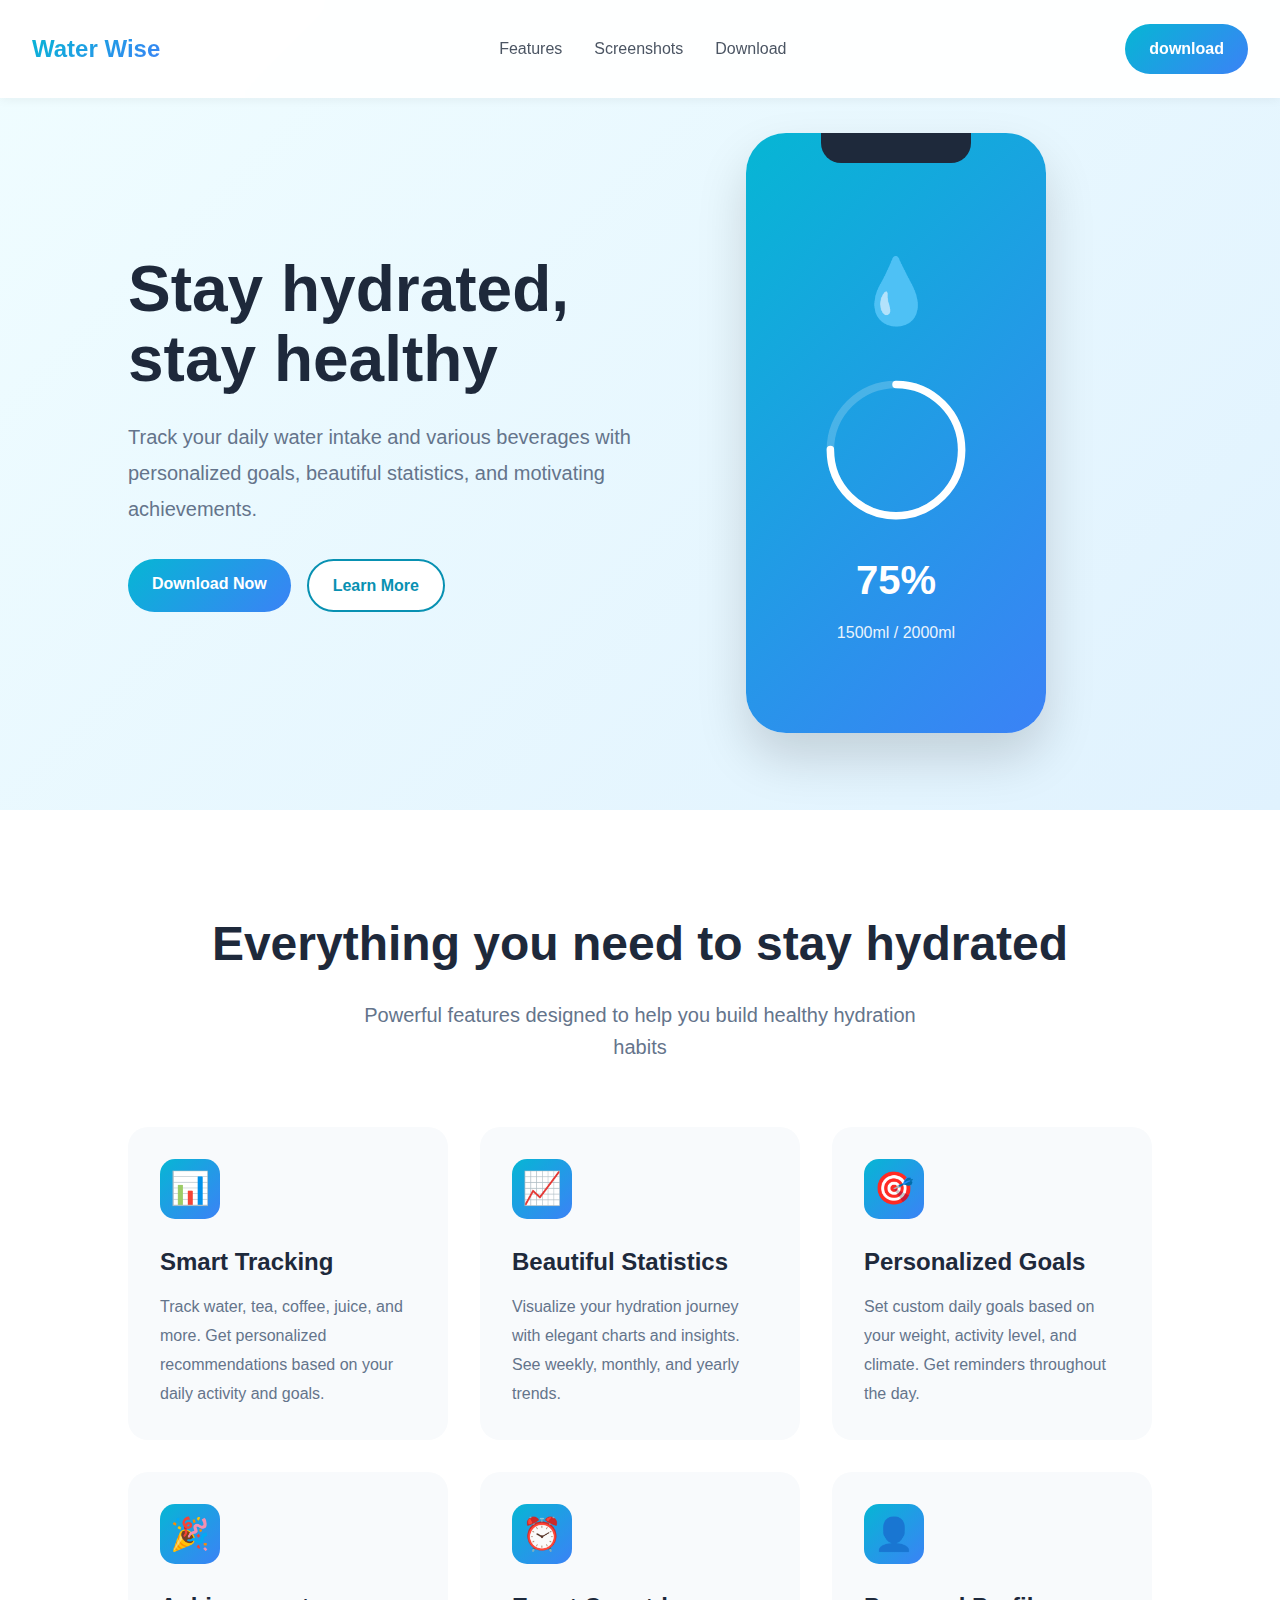
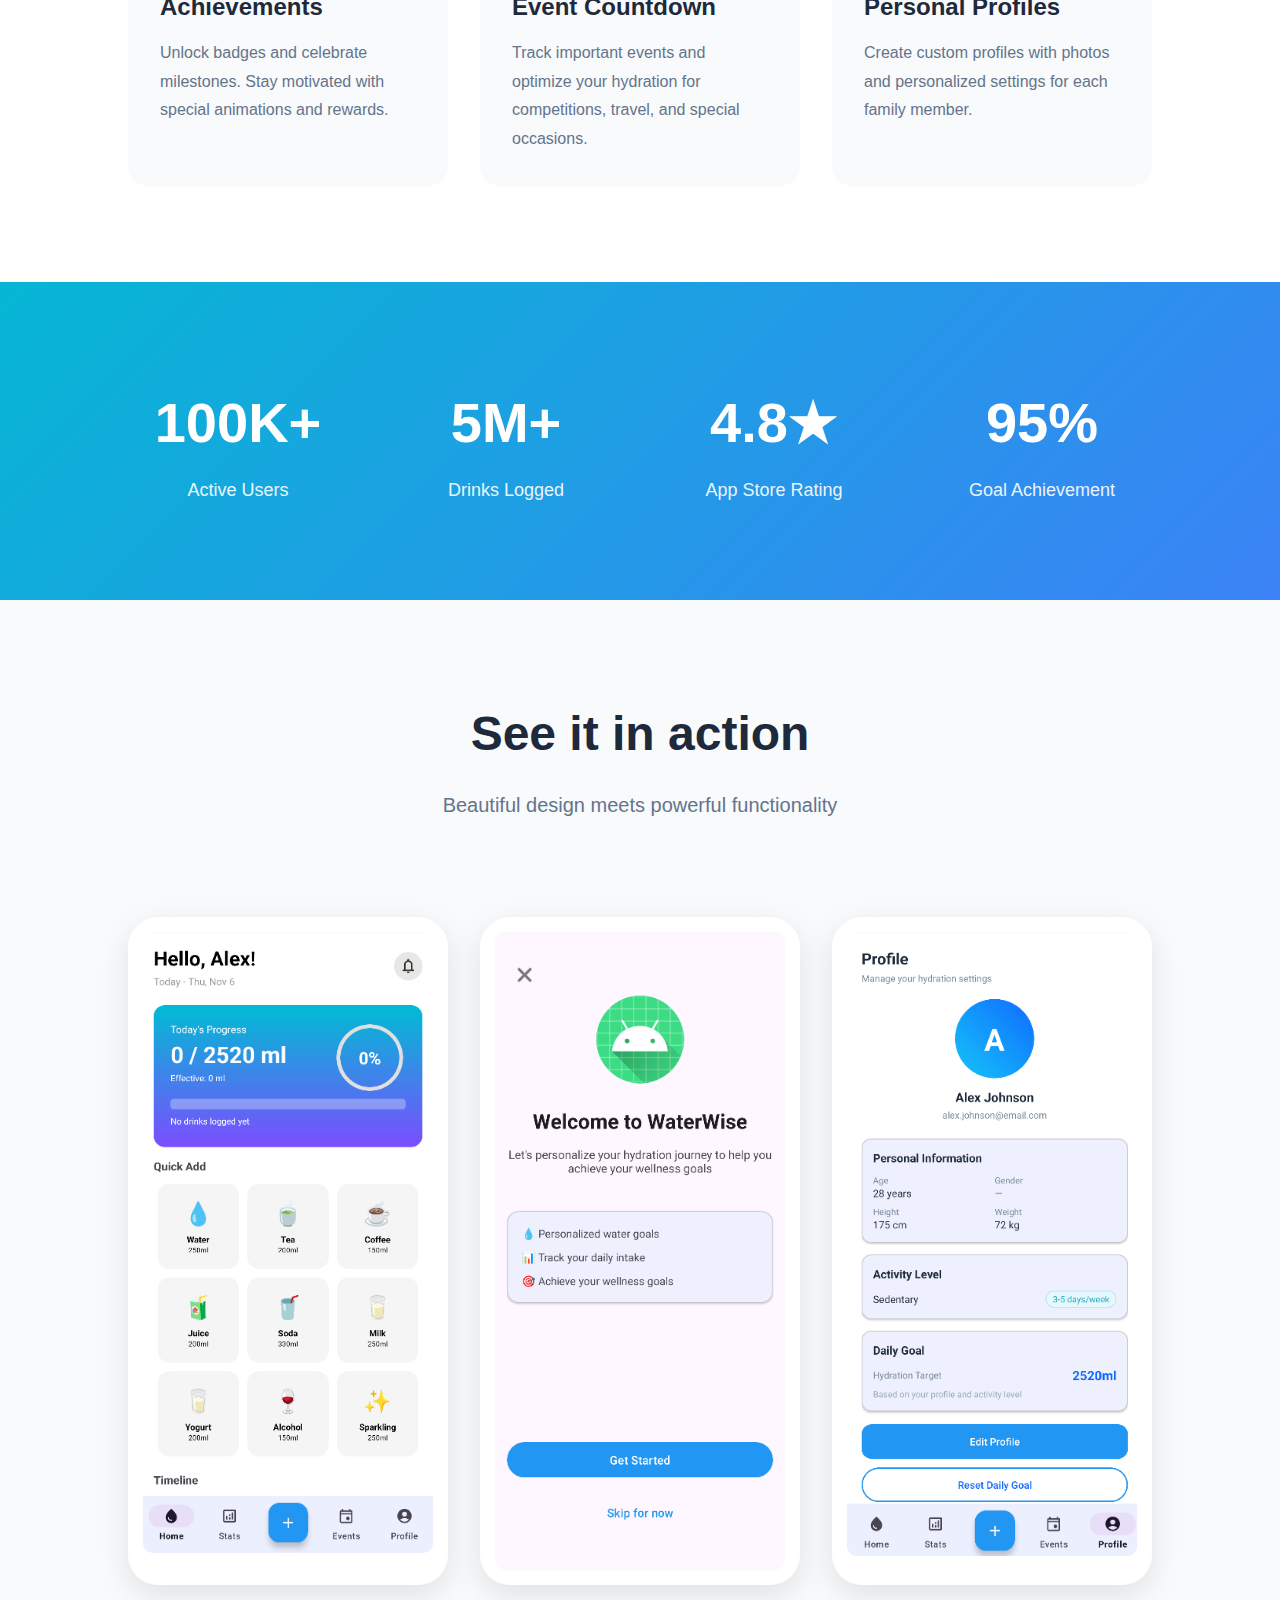
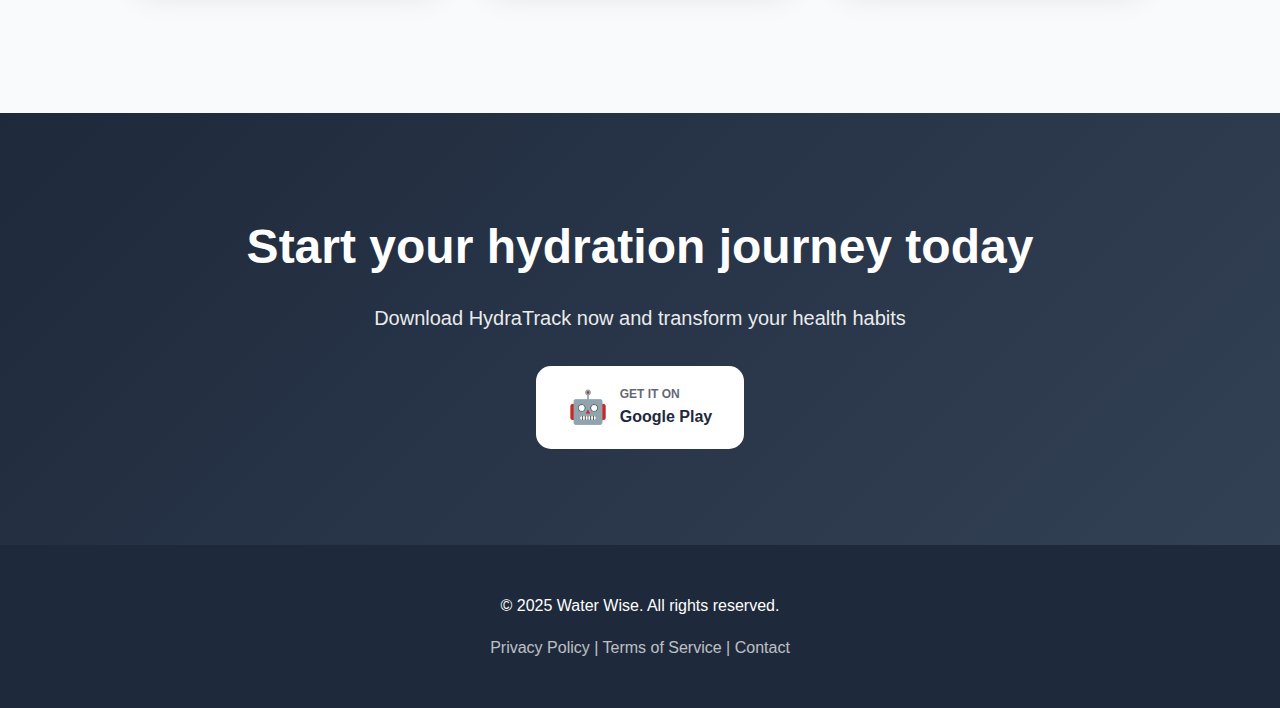
<file: docs/index.html>
<!DOCTYPE html>
<html lang="en">
<head>
    <meta charset="UTF-8">
    <meta name="viewport" content="width=device-width, initial-scale=1.0">
    <title>Water Wise - Stay Hydrated, Stay Healthy</title>
    <link rel="stylesheet" href="styles.css">
</head>
<body>
    <!-- Navigation -->
    <nav>
        <div class="logo">Water Wise</div>
        <ul class="nav-links">
            <li><a href="#features">Features</a></li>
            <li><a href="#screenshots">Screenshots</a></li>
            <li><a href="#download">Download</a></li>
        </ul>
        <button class="mobile-menu-button" id="mobileMenuBtn">☰</button>
        <a href="#download" class="cta-button">download</a>
    </nav>
    
    <!-- Mobile Menu Dropdown -->
    <div class="mobile-menu" id="mobileMenu">
        <ul class="mobile-menu-links">
            <li><a href="#features">Features</a></li>
            <li><a href="#screenshots">Screenshots</a></li>
            <li><a href="#download">Download</a></li>
        </ul>
    </div>

    <!-- Hero Section -->
    <section class="hero">
        <div class="hero-content">
            <h1 class="hero-title">Stay hydrated, stay healthy</h1>
            <p class="hero-subtitle">Track your daily water intake and various beverages with personalized goals, beautiful statistics, and motivating achievements.</p>
            <div class="hero-buttons">
                <a href="#download" class="cta-button">Download Now</a>
                <a href="#features" class="secondary-button">Learn More</a>
            </div>
        </div>
        <div class="hero-image">
            <div class="phone-mockup">
                <div class="phone-notch"></div>
                <div class="phone-screen">
                    <div class="screen-content">
                        <div class="water-icon">💧</div>
                        <svg class="progress-ring" viewBox="0 0 160 160">
                            <circle class="progress-ring-circle" cx="80" cy="80" r="70"></circle>
                            <circle class="progress-ring-circle-fill" cx="80" cy="80" r="70"></circle>
                        </svg>
                        <h2 style="font-size: 2.5rem; margin: 0;">75%</h2>
                        <p style="opacity: 0.9; margin-top: 0.5rem;">1500ml / 2000ml</p>
                    </div>
                </div>
            </div>
        </div>
    </section>

    <!-- Features Section -->
    <section id="features" class="features">
        <h2 class="section-title">Everything you need to stay hydrated</h2>
        <p class="section-subtitle">Powerful features designed to help you build healthy hydration habits</p>
        <div class="features-grid">
            <div class="feature-card">
                <div class="feature-icon">📊</div>
                <h3 class="feature-title">Smart Tracking</h3>
                <p class="feature-description">Track water, tea, coffee, juice, and more. Get personalized recommendations based on your daily activity and goals.</p>
            </div>
            <div class="feature-card">
                <div class="feature-icon">📈</div>
                <h3 class="feature-title">Beautiful Statistics</h3>
                <p class="feature-description">Visualize your hydration journey with elegant charts and insights. See weekly, monthly, and yearly trends.</p>
            </div>
            <div class="feature-card">
                <div class="feature-icon">🎯</div>
                <h3 class="feature-title">Personalized Goals</h3>
                <p class="feature-description">Set custom daily goals based on your weight, activity level, and climate. Get reminders throughout the day.</p>
            </div>
            <div class="feature-card">
                <div class="feature-icon">🎉</div>
                <h3 class="feature-title">Achievements</h3>
                <p class="feature-description">Unlock badges and celebrate milestones. Stay motivated with special animations and rewards.</p>
            </div>
            <div class="feature-card">
                <div class="feature-icon">⏰</div>
                <h3 class="feature-title">Event Countdown</h3>
                <p class="feature-description">Track important events and optimize your hydration for competitions, travel, and special occasions.</p>
            </div>
            <div class="feature-card">
                <div class="feature-icon">👤</div>
                <h3 class="feature-title">Personal Profiles</h3>
                <p class="feature-description">Create custom profiles with photos and personalized settings for each family member.</p>
            </div>
        </div>
    </section>

    <!-- Stats Section -->
    <section class="stats">
        <div class="stats-grid">
            <div class="stat-item">
                <div class="stat-number">100K+</div>
                <div class="stat-label">Active Users</div>
            </div>
            <div class="stat-item">
                <div class="stat-number">5M+</div>
                <div class="stat-label">Drinks Logged</div>
            </div>
            <div class="stat-item">
                <div class="stat-number">4.8★</div>
                <div class="stat-label">App Store Rating</div>
            </div>
            <div class="stat-item">
                <div class="stat-number">95%</div>
                <div class="stat-label">Goal Achievement</div>
            </div>
        </div>
    </section>

    <!-- Screenshots Section -->
    <section id="screenshots" class="screenshots">
        <h2 class="section-title">See it in action</h2>
        <p class="section-subtitle">Beautiful design meets powerful functionality</p>
        <div class="screenshots-carousel">
            <div class="screenshot-card">
                <img class="screenshot-image" src="img/home.PNG" alt="Home Screen">
            </div>
            <div class="screenshot-card">
                <img class="screenshot-image" src="img/login.PNG" alt="Statistics">
            </div>
            <div class="screenshot-card">
                <img class="screenshot-image" src="img/profile.PNG" alt="Add Drink">
            </div>
        </div>
    </section>

    <!-- CTA Section -->
    <section id="download" class="cta-section">
        <h2 class="cta-title">Start your hydration journey today</h2>
        <p class="cta-description">Download HydraTrack now and transform your health habits</p>
        <div class="download-buttons">
            <a href="download/sample.apk" class="download-button">
                <span style="font-size: 2rem;">🤖</span>
                <div style="text-align: left;">
                    <div style="font-size: 0.75rem; opacity: 0.7;">GET IT ON</div>
                    <div>Google Play</div>
                </div>
            </a>
        </div>
    </section>

    <!-- Footer -->
    <footer>
        <p>&copy; 2025 Water Wise. All rights reserved.</p>
        <p style="margin-top: 1rem; opacity: 0.7;">Privacy Policy | Terms of Service | Contact</p>
    </footer>

    <script src="script.js"></script>
</body>
</html>
</file>
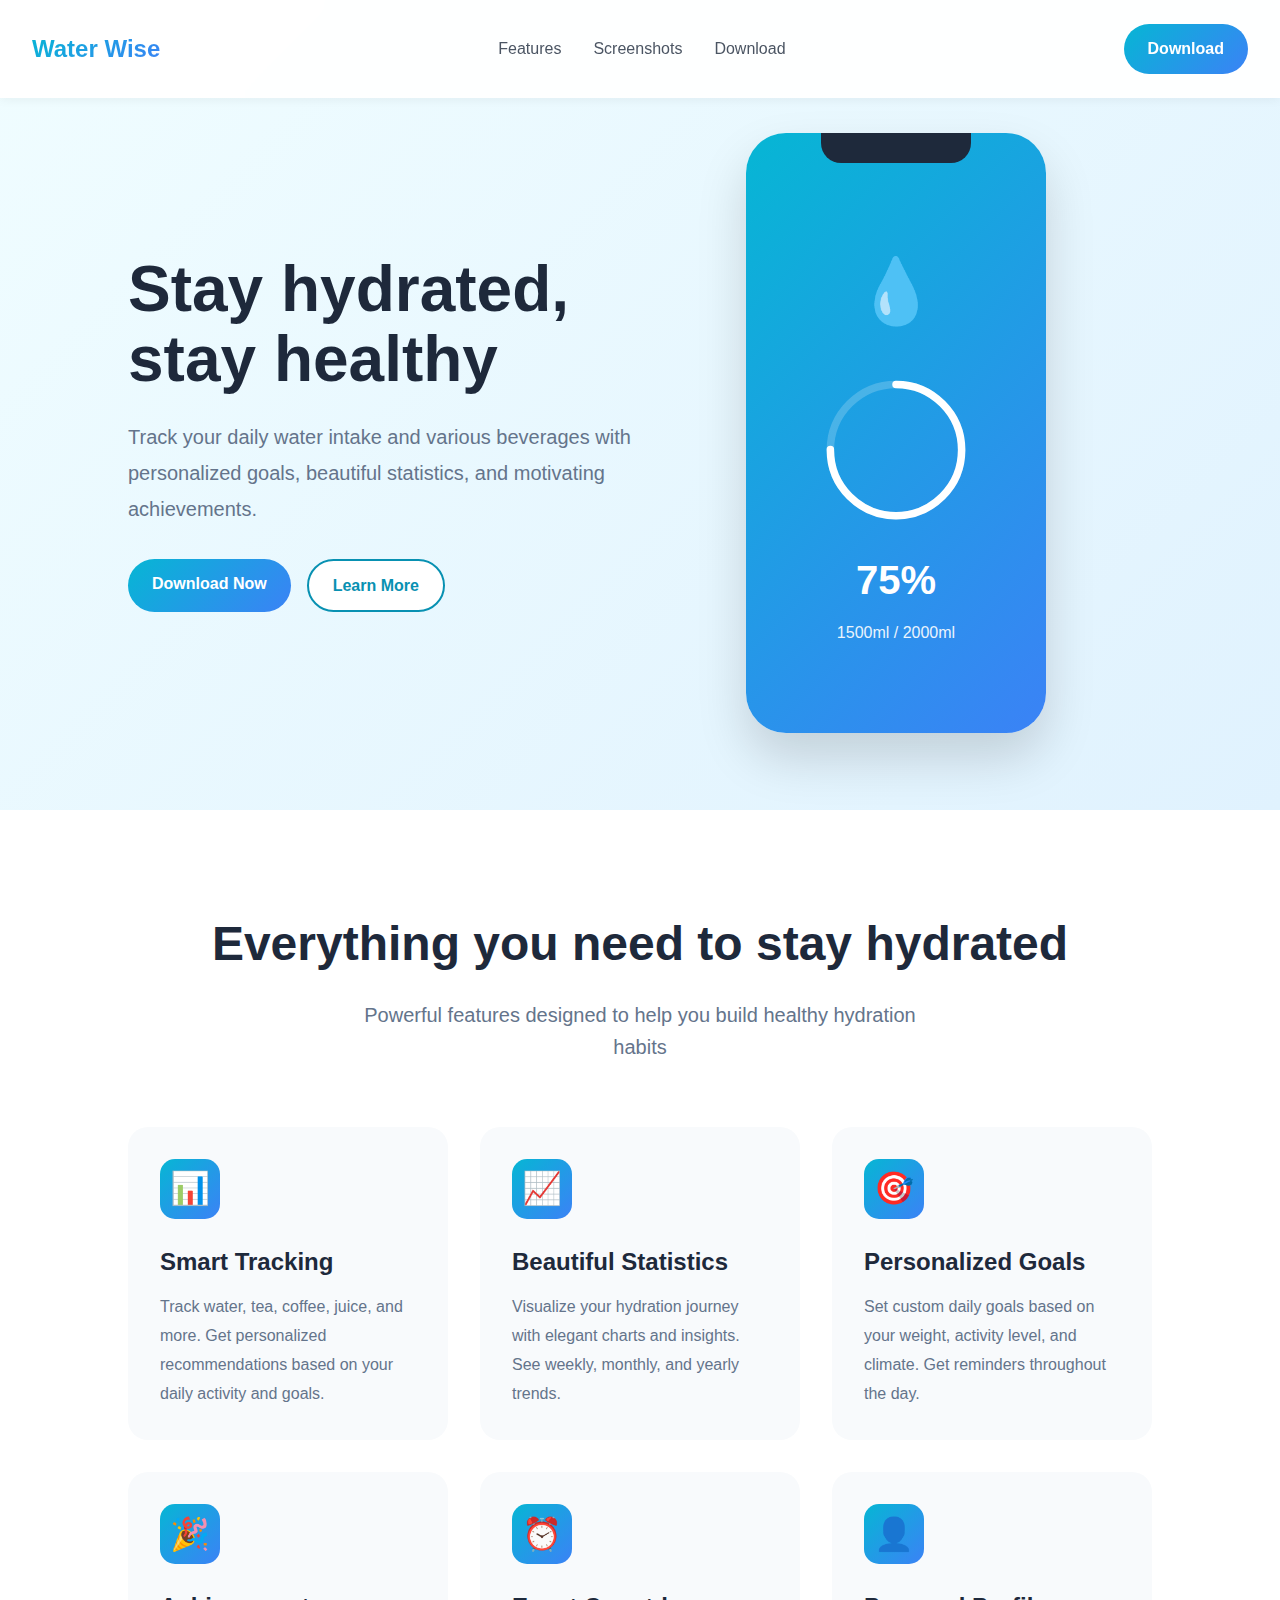
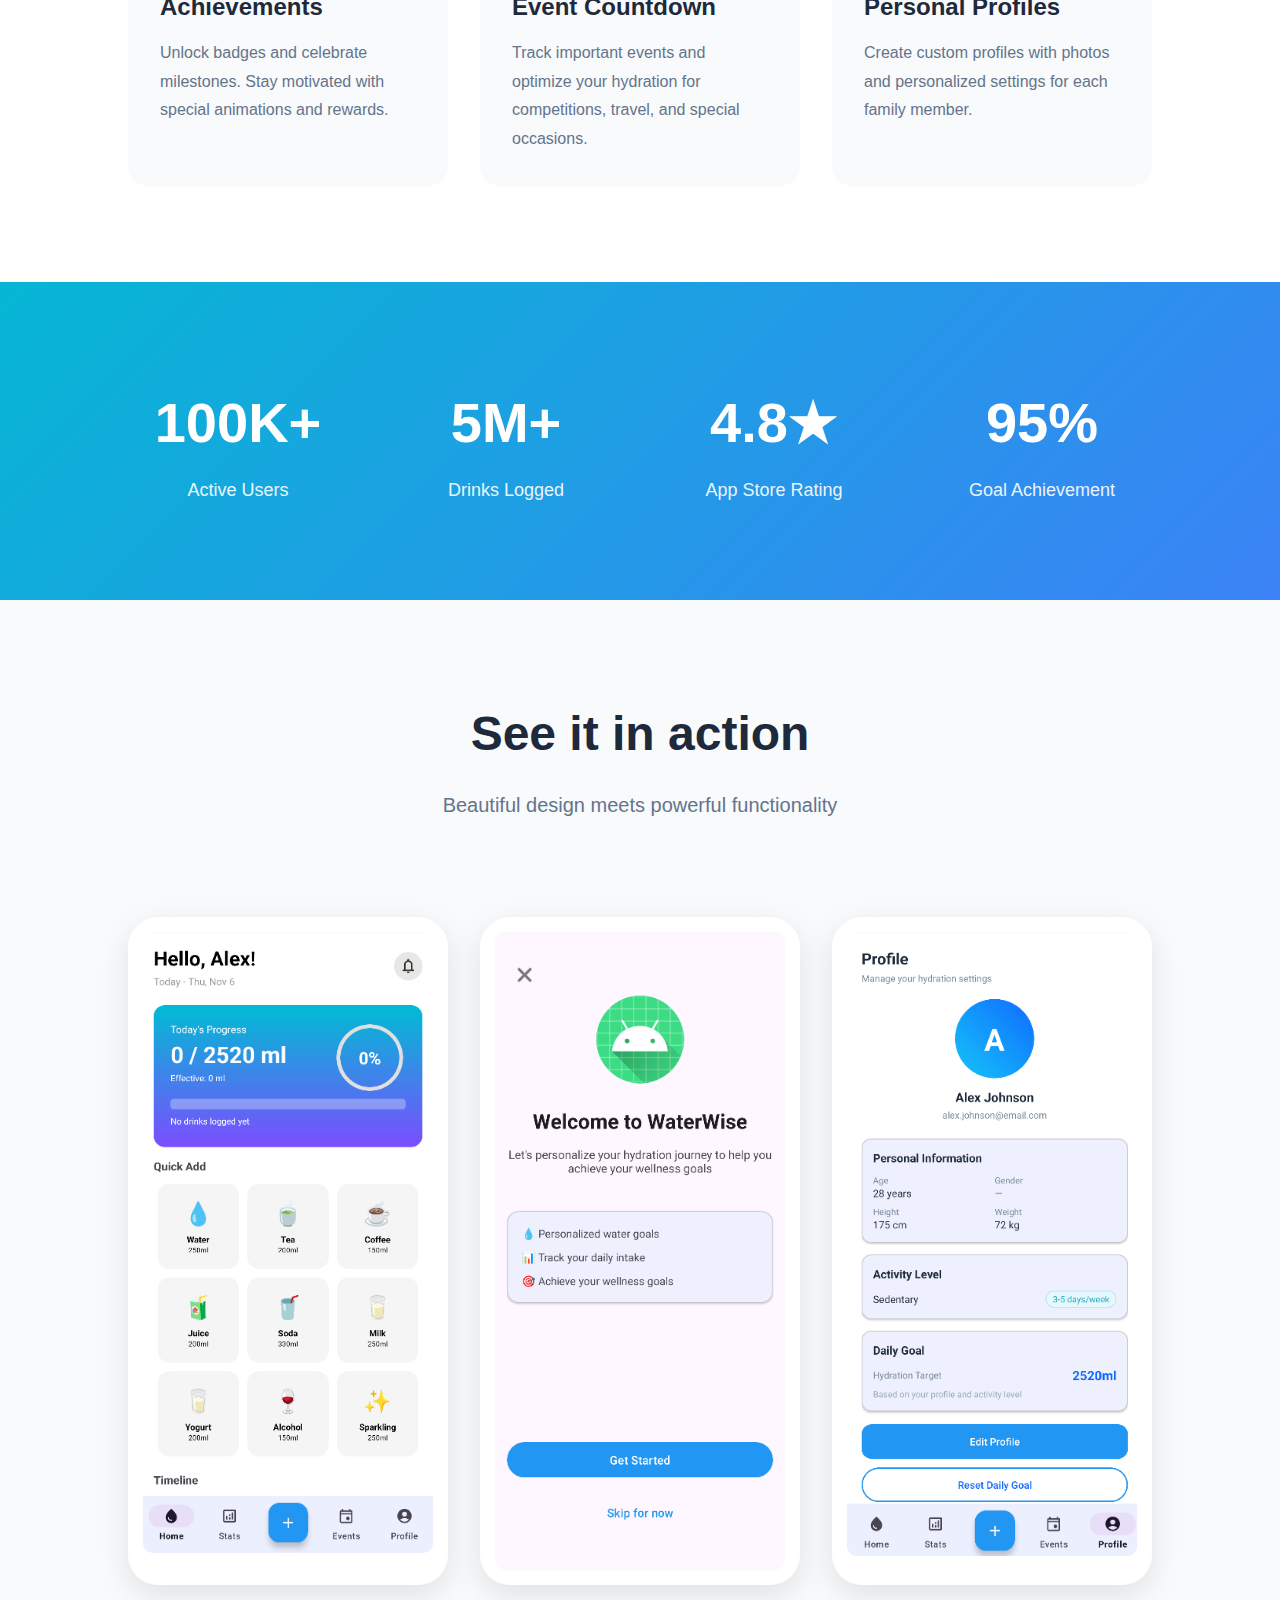
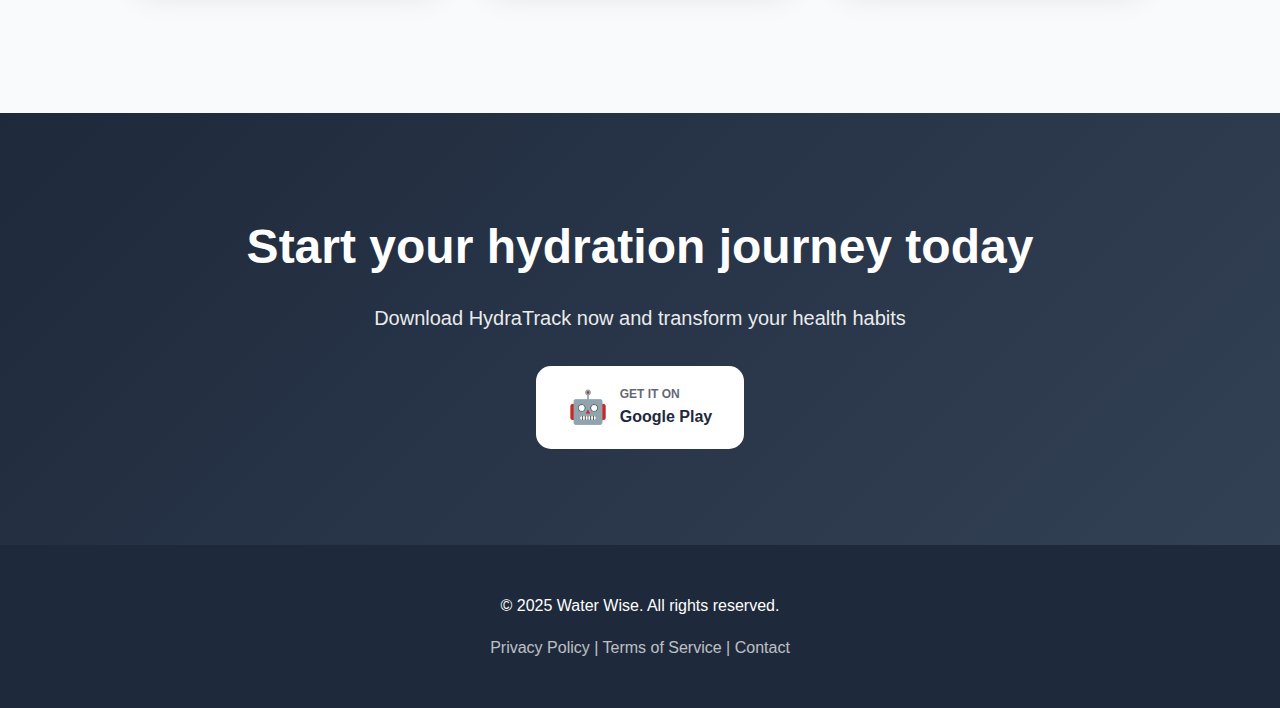
<file: website/index.html>
<!DOCTYPE html>
<html lang="en">
<head>
    <meta charset="UTF-8">
    <meta name="viewport" content="width=device-width, initial-scale=1.0">
    <title>Water Wise - Stay Hydrated, Stay Healthy</title>
    <link rel="stylesheet" href="styles.css">
</head>
<body>
    <!-- Navigation -->
    <nav>
        <div class="logo">Water Wise</div>
        <ul class="nav-links">
            <li><a href="#features">Features</a></li>
            <li><a href="#screenshots">Screenshots</a></li>
            <li><a href="#download">Download</a></li>
        </ul>
        <button class="mobile-menu-button">☰</button>
        <a href="#download" class="cta-button">Download</a>
    </nav>

    <!-- Hero Section -->
    <section class="hero">
        <div class="hero-content">
            <h1 class="hero-title">Stay hydrated, stay healthy</h1>
            <p class="hero-subtitle">Track your daily water intake and various beverages with personalized goals, beautiful statistics, and motivating achievements.</p>
            <div class="hero-buttons">
                <a href="#download" class="cta-button">Download Now</a>
                <a href="#features" class="secondary-button">Learn More</a>
            </div>
        </div>
        <div class="hero-image">
            <div class="phone-mockup">
                <div class="phone-notch"></div>
                <div class="phone-screen">
                    <div class="screen-content">
                        <div class="water-icon">💧</div>
                        <svg class="progress-ring" viewBox="0 0 160 160">
                            <circle class="progress-ring-circle" cx="80" cy="80" r="70"></circle>
                            <circle class="progress-ring-circle-fill" cx="80" cy="80" r="70"></circle>
                        </svg>
                        <h2 style="font-size: 2.5rem; margin: 0;">75%</h2>
                        <p style="opacity: 0.9; margin-top: 0.5rem;">1500ml / 2000ml</p>
                    </div>
                </div>
            </div>
        </div>
    </section>

    <!-- Features Section -->
    <section id="features" class="features">
        <h2 class="section-title">Everything you need to stay hydrated</h2>
        <p class="section-subtitle">Powerful features designed to help you build healthy hydration habits</p>
        <div class="features-grid">
            <div class="feature-card">
                <div class="feature-icon">📊</div>
                <h3 class="feature-title">Smart Tracking</h3>
                <p class="feature-description">Track water, tea, coffee, juice, and more. Get personalized recommendations based on your daily activity and goals.</p>
            </div>
            <div class="feature-card">
                <div class="feature-icon">📈</div>
                <h3 class="feature-title">Beautiful Statistics</h3>
                <p class="feature-description">Visualize your hydration journey with elegant charts and insights. See weekly, monthly, and yearly trends.</p>
            </div>
            <div class="feature-card">
                <div class="feature-icon">🎯</div>
                <h3 class="feature-title">Personalized Goals</h3>
                <p class="feature-description">Set custom daily goals based on your weight, activity level, and climate. Get reminders throughout the day.</p>
            </div>
            <div class="feature-card">
                <div class="feature-icon">🎉</div>
                <h3 class="feature-title">Achievements</h3>
                <p class="feature-description">Unlock badges and celebrate milestones. Stay motivated with special animations and rewards.</p>
            </div>
            <div class="feature-card">
                <div class="feature-icon">⏰</div>
                <h3 class="feature-title">Event Countdown</h3>
                <p class="feature-description">Track important events and optimize your hydration for competitions, travel, and special occasions.</p>
            </div>
            <div class="feature-card">
                <div class="feature-icon">👤</div>
                <h3 class="feature-title">Personal Profiles</h3>
                <p class="feature-description">Create custom profiles with photos and personalized settings for each family member.</p>
            </div>
        </div>
    </section>

    <!-- Stats Section -->
    <section class="stats">
        <div class="stats-grid">
            <div class="stat-item">
                <div class="stat-number">100K+</div>
                <div class="stat-label">Active Users</div>
            </div>
            <div class="stat-item">
                <div class="stat-number">5M+</div>
                <div class="stat-label">Drinks Logged</div>
            </div>
            <div class="stat-item">
                <div class="stat-number">4.8★</div>
                <div class="stat-label">App Store Rating</div>
            </div>
            <div class="stat-item">
                <div class="stat-number">95%</div>
                <div class="stat-label">Goal Achievement</div>
            </div>
        </div>
    </section>

    <!-- Screenshots Section -->
    <section id="screenshots" class="screenshots">
        <h2 class="section-title">See it in action</h2>
        <p class="section-subtitle">Beautiful design meets powerful functionality</p>
        <!-- Replaced carousel with grid layout and added labels to each screenshot -->
        <div class="screenshots-carousel">
            <div class="screenshot-card">
                <img class="screenshot-image" src="img/home.PNG" alt="Home Screen">
                <!--<span class="screenshot-label">Home</span>-->
            </div>
            <div class="screenshot-card">
                <img class="screenshot-image" src="img/login.PNG" alt="Statistics">
                
            </div>
            <div class="screenshot-card">
                <img class="screenshot-image" src="img/profile.PNG" alt="Add Drink">
                
            </div>

        </div>
    </section>

    <!-- CTA Section -->
    <section id="download" class="cta-section">
        <h2 class="cta-title">Start your hydration journey today</h2>
        <p class="cta-description">Download HydraTrack now and transform your health habits</p>
        <div class="download-buttons">
            <a href="download/sample.apk" class="download-button">
                <span style="font-size: 2rem;">🤖</span>
                <div style="text-align: left;">
                    <div style="font-size: 0.75rem; opacity: 0.7;">GET IT ON</div>
                    <div>Google Play</div>
                </div>
            </a>
        </div>
    </section>

    <!-- Footer -->
    <footer>
        <p>&copy; 2025 Water Wise. All rights reserved.</p>
        <p style="margin-top: 1rem; opacity: 0.7;">Privacy Policy | Terms of Service | Contact</p>
    </footer>

    <script src="script.js"></script>
</body>
</html>
</file>
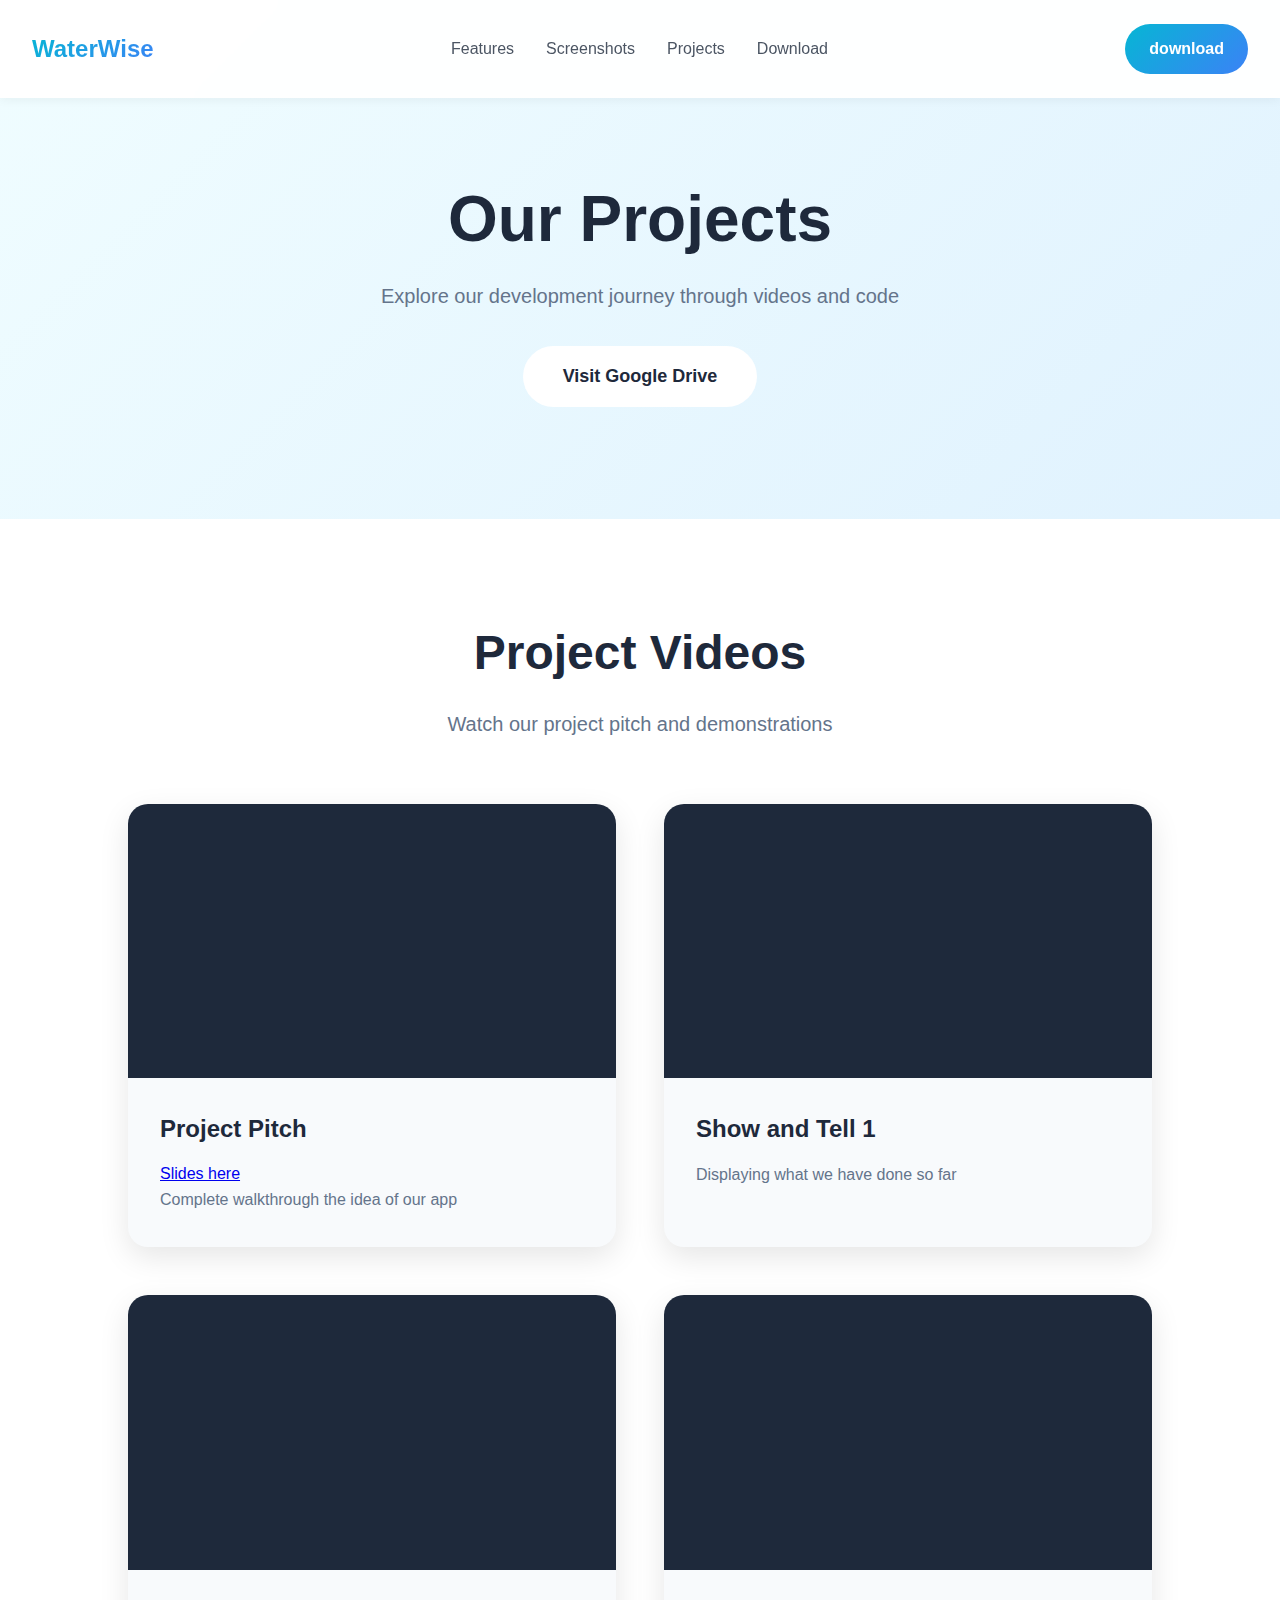
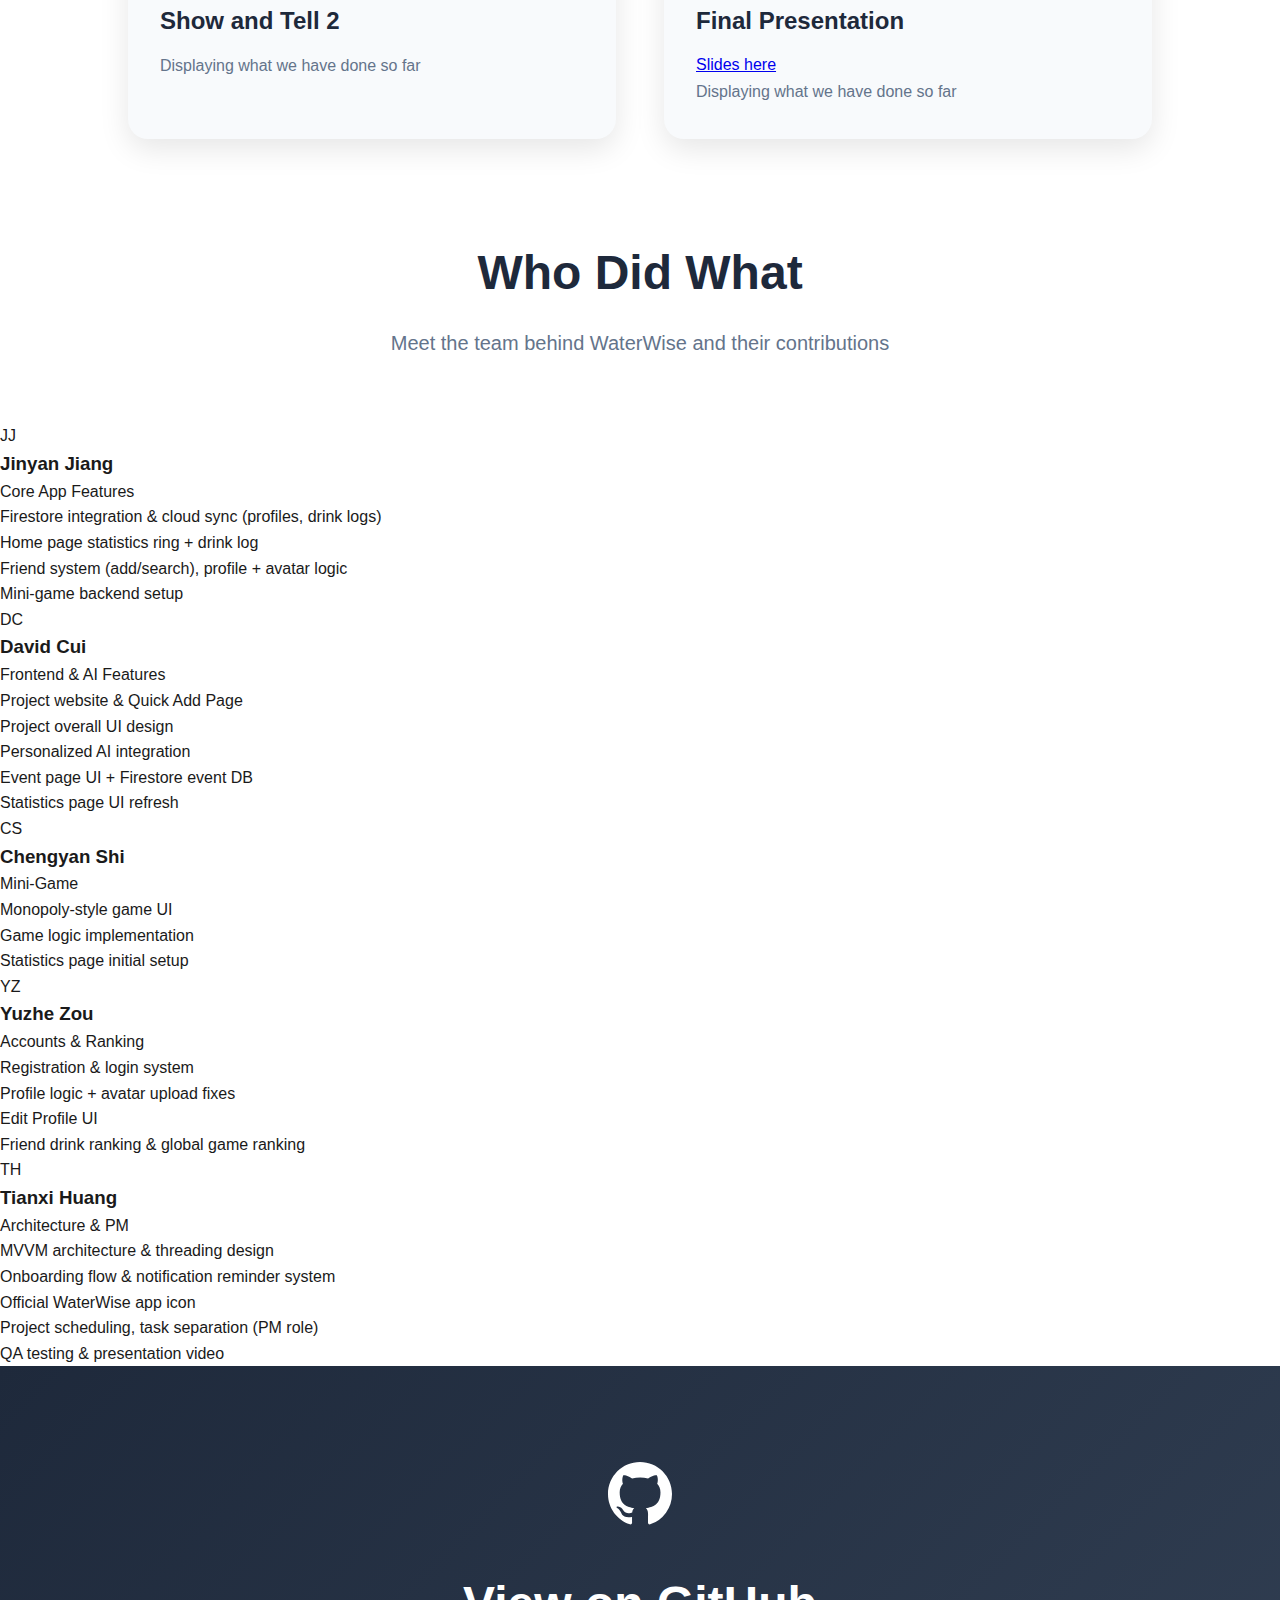
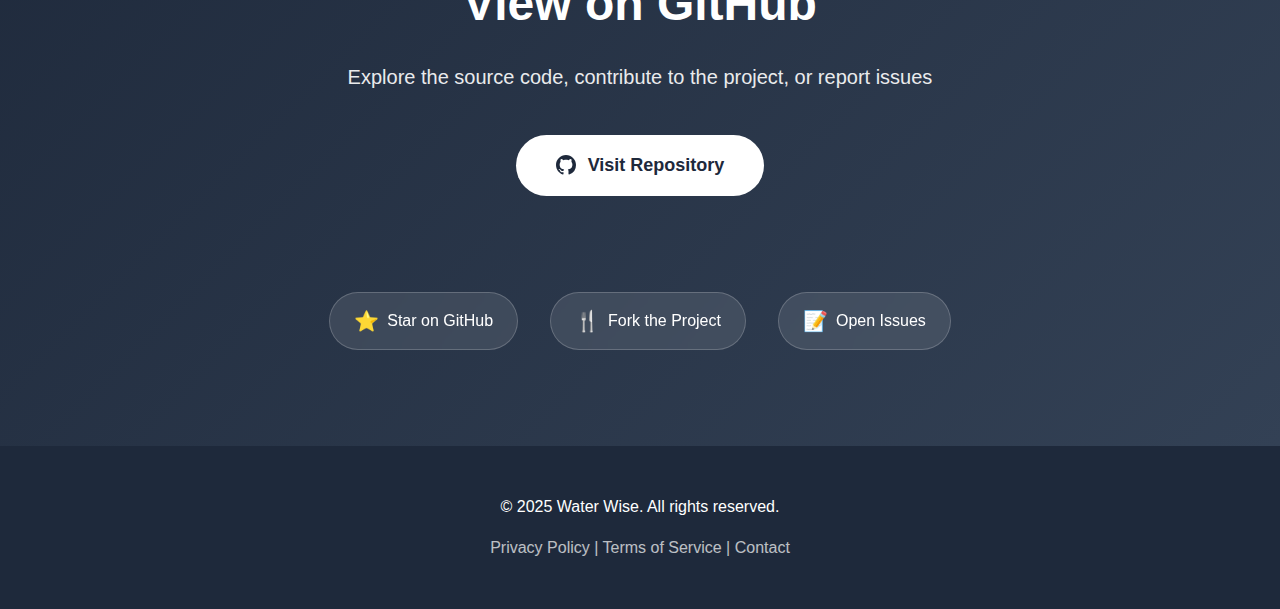
<file: docs/project.html>
<!DOCTYPE html>
<html lang="en">
<head>
    <meta charset="UTF-8">
    <meta name="viewport" content="width=device-width, initial-scale=1.0">
    <title>Projects - Water Wise</title>
    <link rel="stylesheet" href="styles.css">
    <!-- Added separate stylesheet for projects page -->
    <link rel="stylesheet" href="project.css">
</head>
<body>
    <!-- Navigation -->
    <nav>
        <div class="logo"><a href="index.html#home">WaterWise</a></div>
        <ul class="nav-links">
            <li><a href="index.html#features">Features</a></li>
            <li><a href="index.html#screenshots">Screenshots</a></li>
            <li><a href="project.html">Projects</a></li>
            <li><a href="index.html#download">Download</a></li>
        </ul>
        <button class="mobile-menu-button" id="mobileMenuBtn">☰</button>
        <a href="index.html#download" class="cta-button">download</a>
    </nav>
    
    <!-- Mobile Menu Dropdown -->
    <div class="mobile-menu" id="mobileMenu">
        <ul class="mobile-menu-links">
            <li><a href="index.html#features">Features</a></li>
            <li><a href="index.html#screenshots">Screenshots</a></li>
            <li><a href="projects.html">Projects</a></li>
            <li><a href="index.html#download">Download</a></li>
        </ul>
    </div>

    <!-- Projects Hero Section -->
    <section class="projects-hero">
        <div class="projects-hero-content">
            <h1 class="hero-title">Our Projects</h1>
            <p class="hero-subtitle">Explore our development journey through videos and code</p>
                        <a href="https://www.drive.google.com/drive/folders/12Kc5RoOJ3Hn39vaFohtmQAyx_lGaxDPH" class="github-button" target="_blank" rel="noopener noreferrer">

                <span>Visit Google Drive</span>
            </a>
        </div>
    </section>

    <!-- Videos Section -->
    <section class="videos-section">
        <h2 class="section-title">Project Videos</h2>
        <p class="section-subtitle">Watch our project pitch and demonstrations</p>
        
        <div class="videos-grid">
            <div class="video-card">
                <div class="video-wrapper">
                    <iframe 
                        src="https://www.youtube.com/embed/qkMZW1nEVKo" 
                        title="YouTube video player" 
                        frameborder="0" 
                        allow="accelerometer; autoplay; clipboard-write; encrypted-media; gyroscope; picture-in-picture" 
                        allowfullscreen>
                    </iframe>
                </div>
                <div class="video-info">
                    <h3 class="video-title">Project Pitch</h3>
                    <a href="https://1sfu-my.sharepoint.com/:p:/g/personal/tha121_sfu_ca/EUi8zaw7mKdBulieD-BPNAIB3zocvnr_4ZImKhVuL0ZcoQ?rtime=OsZOmeEx3kg">Slides here</a>
                    <p class="video-description">Complete walkthrough the idea of our app</p>
                </div>
            </div>

            <div class="video-card">
                <div class="video-wrapper">
                    <iframe 
                        src="https://www.youtube.com/embed/-vhEMGfZzL4" 
                        title="YouTube video player" 
                        frameborder="0" 
                        allow="accelerometer; autoplay; clipboard-write; encrypted-media; gyroscope; picture-in-picture" 
                        allowfullscreen>
                    </iframe>
                </div>
                <div class="video-info">
                    <h3 class="video-title">Show and Tell 1</h3>
                    <p class="video-description">Displaying what we have done so far</p>
                </div>
            </div>

            <div class="video-card">
                <div class="video-wrapper">
                    <iframe 
                        src="https://www.youtube.com/embed/N_1NN87GkzE" 
                        title="YouTube video player" 
                        frameborder="0" 
                        allow="accelerometer; autoplay; clipboard-write; encrypted-media; gyroscope; picture-in-picture" 
                        allowfullscreen>
                    </iframe>
                </div>
                <div class="video-info">
                    <h3 class="video-title">Show and Tell 2</h3>
                    <p class="video-description">Displaying what we have done so far</p>
                </div>
            </div>

            <div class="video-card">
                <div class="video-wrapper">
                    <iframe 
                        src="https://www.youtube.com/embed/wKGT-i-QuTc" 
                        title="YouTube video player" 
                        frameborder="0" 
                        allow="accelerometer; autoplay; clipboard-write; encrypted-media; gyroscope; picture-in-picture" 
                        allowfullscreen>
                    </iframe>
                </div>
                <div class="video-info">
                    <h3 class="video-title">Final Presentation</h3>
                    <a href="https://1sfu-my.sharepoint.com/:u:/g/personal/tha121_sfu_ca/EaweJJtqSJFEs6pzsvhvqKQBdSGyqFbkaZzl_MOS_7Qc7A?e=xIAqBr">Slides here</a>
                    <p class="video-description">Displaying what we have done so far</p>
                </div>
            </div>
        </div>
    </section>

    <!-- Added Team Contributions Section -->
    <section class="team-section">
        <h2 class="section-title">Who Did What</h2>
        <p class="section-subtitle">Meet the team behind WaterWise and their contributions</p>
        
        <div class="team-grid">
            <div class="team-card">
                <div class="team-avatar">JJ</div>
                <h3 class="team-name">Jinyan Jiang</h3>
                <p class="team-role">Core App Features</p>
                <ul class="team-contributions">
                    <li>Firestore integration & cloud sync (profiles, drink logs)</li>
                    <li>Home page statistics ring + drink log</li>
                    <li>Friend system (add/search), profile + avatar logic</li>
                    <li>Mini-game backend setup</li>
                </ul>
            </div>

            <div class="team-card">
                <div class="team-avatar">DC</div>
                <h3 class="team-name">David Cui</h3>
                <p class="team-role">Frontend & AI Features</p>
                <ul class="team-contributions">
                    <li>Project website & Quick Add Page</li>
                    <li>Project overall UI design</li>
                    <li>Personalized AI integration</li>
                    <li>Event page UI + Firestore event DB</li>
                    <li>Statistics page UI refresh</li>
                </ul>
            </div>

            <div class="team-card">
                <div class="team-avatar">CS</div>
                <h3 class="team-name">Chengyan Shi</h3>
                <p class="team-role">Mini-Game</p>
                <ul class="team-contributions">
                    <li>Monopoly-style game UI</li>
                    <li>Game logic implementation</li>
                    <li>Statistics page initial setup</li>
                </ul>
            </div>

            <div class="team-card">
                <div class="team-avatar">YZ</div>
                <h3 class="team-name">Yuzhe Zou</h3>
                <p class="team-role">Accounts & Ranking</p>
                <ul class="team-contributions">
                    <li>Registration & login system</li>
                    <li>Profile logic + avatar upload fixes</li>
                    <li>Edit Profile UI</li>
                    <li>Friend drink ranking & global game ranking</li>
                </ul>
            </div>

            <div class="team-card">
                <div class="team-avatar">TH</div>
                <h3 class="team-name">Tianxi Huang</h3>
                <p class="team-role">Architecture & PM</p>
                <ul class="team-contributions">
                    <li>MVVM architecture & threading design</li>
                    <li>Onboarding flow & notification reminder system</li>
                    <li>Official WaterWise app icon</li>
                    <li>Project scheduling, task separation (PM role)</li>
                    <li>QA testing & presentation video</li>
                </ul>
            </div>
        </div>
    </section>

    <!-- GitHub Section -->
    <section class="github-section">
        <div class="github-content">
            <div class="github-icon">
                <svg height="64" viewBox="0 0 16 16" width="64" fill="currentColor">
                    <path d="M8 0C3.58 0 0 3.58 0 8c0 3.54 2.29 6.53 5.47 7.59.4.07.55-.17.55-.38 0-.19-.01-.82-.01-1.49-2.01.37-2.53-.49-2.69-.94-.09-.23-.48-.94-.82-1.13-.28-.15-.68-.52-.01-.53.63-.01 1.08.58 1.23.82.72 1.21 1.87.87 2.33.66.07-.52.28-.87.51-1.07-1.78-.2-3.64-.89-3.64-3.95 0-.87.31-1.59.82-2.15-.08-.2-.36-1.02.08-2.12 0 0 .67-.21 2.2.82.64-.18 1.32-.27 2-.27.68 0 1.36.09 2 .27 1.53-1.04 2.2-.82 2.2-.82.44 1.1.16 1.92.08 2.12.51.56.82 1.27.82 2.15 0 3.07-1.87 3.75-3.65 3.95.29.25.54.73.54 1.48 0 1.07-.01 1.93-.01 2.2 0 .21.15.46.55.38A8.013 8.013 0 0016 8c0-4.42-3.58-8-8-8z"></path>
                </svg>
            </div>
            <h2 class="github-title">View on GitHub</h2>
            <p class="github-description">Explore the source code, contribute to the project, or report issues</p>
            <a href="https://github.com/davidwxcui/waterwise" class="github-button" target="_blank" rel="noopener noreferrer">
                <svg height="20" viewBox="0 0 16 16" width="20" fill="currentColor">
                    <path d="M8 0C3.58 0 0 3.58 0 8c0 3.54 2.29 6.53 5.47 7.59.4.07.55-.17.55-.38 0-.19-.01-.82-.01-1.49-2.01.37-2.53-.49-2.69-.94-.09-.23-.48-.94-.82-1.13-.28-.15-.68-.52-.01-.53.63-.01 1.08.58 1.23.82.72 1.21 1.87.87 2.33.66.07-.52.28-.87.51-1.07-1.78-.2-3.64-.89-3.64-3.95 0-.87.31-1.59.82-2.15-.08-.2-.36-1.02.08-2.12 0 0 .67-.21 2.2.82.64-.18 1.32-.27 2-.27.68 0 1.36.09 2 .27 1.53-1.04 2.2-.82 2.2-.82.44 1.1.16 1.92.08 2.12.51.56.82 1.27.82 2.15 0 3.07-1.87 3.75-3.65 3.95.29.25.54.73.54 1.48 0 1.07-.01 1.93-.01 2.2 0 .21.15.46.55.38A8.013 8.013 0 0016 8c0-4.42-3.58-8-8-8z"></path>
                </svg>
                <span>Visit Repository</span>
            </a>
            <div class="github-stats">
                <div class="stat-badge">
                    <span class="stat-icon">⭐</span>
                    <span>Star on GitHub</span>
                </div>
                <div class="stat-badge">
                    <span class="stat-icon">🍴</span>
                    <span>Fork the Project</span>
                </div>
                <div class="stat-badge">
                    <span class="stat-icon">📝</span>
                    <span>Open Issues</span>
                </div>
            </div>
        </div>
    </section>

    <!-- Footer -->
    <footer>
        <p>&copy; 2025 Water Wise. All rights reserved.</p>
        <p style="margin-top: 1rem; opacity: 0.7;">Privacy Policy | Terms of Service | Contact</p>
    </footer>

    <script src="script.js"></script>
</body>
</html>
</file>
<file: docs/styles.css>
* {
  margin: 0;
  padding: 0;
  box-sizing: border-box;
}

body {
  font-family: -apple-system, BlinkMacSystemFont, "Segoe UI", Roboto, "Helvetica Neue", Arial, sans-serif;
  line-height: 1.6;
  color: #1a1a1a;
  min-height: 100vh;
}

/* Navigation */
nav {
  position: fixed;
  top: 0;
  width: 100%;
  background: rgba(255, 255, 255, 0.95);
  backdrop-filter: blur(10px);
  padding: 1.5rem 2rem;
  display: flex;
  justify-content: space-between;
  align-items: center;
  z-index: 1000;
  box-shadow: 0 2px 10px rgba(0, 0, 0, 0.05);
}

.logo {
  font-size: 1.5rem;
  font-weight: 700;
  background: linear-gradient(135deg, #06b6d4 0%, #3b82f6 100%);
  -webkit-background-clip: text;
  -webkit-text-fill-color: transparent;
  background-clip: text;
}

.nav-links {
  display: flex;
  gap: 2rem;
  list-style: none;
}

.nav-links a {
  text-decoration: none;
  color: #4b5563;
  font-weight: 500;
  transition: color 0.3s;
}

.nav-links a:hover {
  color: #06b6d4;
}

.cta-button {
  background: linear-gradient(135deg, #06b6d4 0%, #3b82f6 100%);
  color: white;
  padding: 0.75rem 1.5rem;
  border-radius: 50px;
  text-decoration: none;
  font-weight: 600;
  transition: transform 0.3s, box-shadow 0.3s;
  border: none;
  cursor: pointer;
}

.cta-button:hover {
  transform: translateY(-2px);
  box-shadow: 0 10px 25px rgba(6, 182, 212, 0.3);
}

/* Hero Section */
.hero {
  padding-top: 120px; /* Space for fixed nav */
  min-height: 90vh;
  display: flex;
  align-items: center;
  justify-content: space-between;
  padding-left: 10%;
  padding-right: 10%;
  padding-bottom: 4rem;
  background: linear-gradient(135deg, #f0fdff 0%, #e0f2fe 100%);
  position: relative;
  overflow: hidden;
}

.hero-content {
  flex: 1;
  max-width: 600px;
  z-index: 10;
}

.hero-title {
  font-size: 4rem;
  font-weight: 800;
  line-height: 1.1;
  margin-bottom: 1.5rem;
  color: #1e293b;
}

.hero-subtitle {
  font-size: 1.25rem;
  color: #64748b;
  margin-bottom: 2rem;
  line-height: 1.8;
}

.hero-buttons {
  display: flex;
  gap: 1rem;
  flex-wrap: wrap;
}

.secondary-button {
  background: white;
  color: #0891b2;
  padding: 0.75rem 1.5rem;
  border-radius: 50px;
  text-decoration: none;
  font-weight: 600;
  transition: all 0.3s;
  border: 2px solid #0891b2;
}

.secondary-button:hover {
  background: #0891b2;
  color: white;
}

.hero-image {
  flex: 1;
  display: flex;
  justify-content: center;
  align-items: center;
  position: relative;
}

.phone-mockup {
  width: 300px;
  height: 600px;
  background: white;
  border-radius: 40px;
  box-shadow: 0 25px 50px rgba(0, 0, 0, 0.15);
  position: relative;
  overflow: hidden;
  animation: float 3s ease-in-out infinite;
}

@keyframes float {
  0%,
  100% {
    transform: translateY(0px);
  }
  50% {
    transform: translateY(-20px);
  }
}

.phone-notch {
  position: absolute;
  top: 0;
  left: 50%;
  transform: translateX(-50%);
  width: 150px;
  height: 30px;
  background: #1e293b;
  border-radius: 0 0 20px 20px;
}

.phone-screen {
  padding: 40px 20px 20px;
  height: 100%;
  background: linear-gradient(135deg, #06b6d4 0%, #3b82f6 100%);
  display: flex;
  flex-direction: column;
  align-items: center;
  justify-content: center;
}

.screen-content {
  text-align: center;
  color: white;
}

.water-icon {
  font-size: 4rem;
  margin-bottom: 1rem;
}

.progress-ring {
  width: 150px;
  height: 150px;
  margin: 1rem auto;
  position: relative;
}

.progress-ring-circle {
  stroke: rgba(255, 255, 255, 0.2);
  fill: none;
  stroke-width: 8;
}

.progress-ring-circle-fill {
  stroke: white;
  fill: none;
  stroke-width: 8;
  stroke-linecap: round;
  transform: rotate(-90deg);
  transform-origin: 50% 50%;
  stroke-dasharray: 440;
  stroke-dashoffset: 110;
  animation: fillProgress 2s ease-out forwards;
}

@keyframes fillProgress {
  from {
    stroke-dashoffset: 440;
  }
  to {
    stroke-dashoffset: 110;
  }
}

/* Features Section */
.features {
  padding: 6rem 10%;
  background: white;
}

.section-title {
  text-align: center;
  font-size: 3rem;
  font-weight: 800;
  margin-bottom: 1rem;
  color: #1e293b;
}

.section-subtitle {
  text-align: center;
  font-size: 1.25rem;
  color: #64748b;
  margin-bottom: 4rem;
  max-width: 600px;
  margin-left: auto;
  margin-right: auto;
}

.features-grid {
  display: grid;
  grid-template-columns: repeat(auto-fit, minmax(300px, 1fr));
  gap: 2rem;
}

.feature-card {
  padding: 2rem;
  border-radius: 20px;
  background: #f8fafc;
  transition: transform 0.3s, box-shadow 0.3s;
}

.feature-card:hover {
  transform: translateY(-5px);
  box-shadow: 0 20px 40px rgba(0, 0, 0, 0.1);
}

.feature-icon {
  width: 60px;
  height: 60px;
  border-radius: 15px;
  background: linear-gradient(135deg, #06b6d4 0%, #3b82f6 100%);
  display: flex;
  align-items: center;
  justify-content: center;
  font-size: 2rem;
  margin-bottom: 1.5rem;
}

.feature-title {
  font-size: 1.5rem;
  font-weight: 700;
  margin-bottom: 0.75rem;
  color: #1e293b;
}

.feature-description {
  color: #64748b;
  line-height: 1.8;
}

/* Stats Section */
.stats {
  padding: 6rem 10%;
  background: linear-gradient(135deg, #06b6d4 0%, #3b82f6 100%);
  color: white;
}

.stats-grid {
  display: grid;
  grid-template-columns: repeat(auto-fit, minmax(200px, 1fr));
  gap: 3rem;
  text-align: center;
}

.stat-number {
  font-size: 3.5rem;
  font-weight: 800;
  margin-bottom: 0.5rem;
}

.stat-label {
  font-size: 1.125rem;
  opacity: 0.9;
}

/* App Screenshots */
.screenshots {
  padding: 6rem 10%;
  background: #f8fafc;
}

/* carousel*/
.screenshots-carousel {
  display: grid;
  grid-template-columns: repeat(auto-fit, minmax(250px, 1fr));
  gap: 2rem;
  padding: 2rem 0;
  max-width: 1400px;
  margin: 0 auto;
}

.screenshot-card {
  position: relative;
  border-radius: 30px;
  overflow: hidden;
  background: white;
  box-shadow: 0 10px 30px rgba(0, 0, 0, 0.1);
  transition: transform 0.3s, box-shadow 0.3s;
}

.screenshot-card:hover {
  transform: translateY(-10px);
  box-shadow: 0 20px 50px rgba(6, 182, 212, 0.2);
}

.screenshot-image {
  width: 100%;
  height: auto;
  display: block;
  border-radius: 25px;
  padding: 15px;
}

.screenshot-label {
  position: absolute;
  bottom: 20px;
  left: 50%;
  transform: translateX(-50%);
  background: linear-gradient(135deg, #06b6d4 0%, #3b82f6 100%);
  color: white;
  padding: 0.5rem 1.5rem;
  border-radius: 20px;
  font-weight: 600;
  font-size: 0.875rem;
  box-shadow: 0 4px 15px rgba(6, 182, 212, 0.3);
}

/* CTA Section */
.cta-section {
  padding: 6rem 10%;
  background: linear-gradient(135deg, #1e293b 0%, #334155 100%);
  text-align: center;
  color: white;
}

.cta-title {
  font-size: 3rem;
  font-weight: 800;
  margin-bottom: 1rem;
}

.cta-description {
  font-size: 1.25rem;
  margin-bottom: 2rem;
  opacity: 0.9;
}

.download-buttons {
  display: flex;
  justify-content: center;
  gap: 1rem;
  flex-wrap: wrap;
}

.download-button {
  display: flex;
  align-items: center;
  gap: 0.75rem;
  padding: 1rem 2rem;
  background: white;
  color: #1e293b;
  border-radius: 15px;
  text-decoration: none;
  font-weight: 600;
  transition: transform 0.3s;
}

.download-button:hover {
  transform: scale(1.05);
}

/* Footer */
footer {
  padding: 3rem 10%;
  background: #1e293b;
  color: white;
  text-align: center;
}

/* Mobile Menu */
.mobile-menu-button {
  display: none;
  background: none;
  border: none;
  font-size: 1.5rem;
  cursor: pointer;
  color: #4b5563;
}

.mobile-menu {
  position: fixed;
  top: 80px;
  left: 0;
  right: 0;
  background: rgba(255, 255, 255, 0.98);
  backdrop-filter: blur(10px);
  box-shadow: 0 4px 20px rgba(0, 0, 0, 0.1);
  max-height: 0;
  overflow: hidden;
  transition: max-height 0.3s ease-in-out, opacity 0.3s ease-in-out;
  opacity: 0;
  z-index: 999;
}

.mobile-menu.active {
  max-height: 300px;
  opacity: 1;
}

.mobile-menu-links {
  list-style: none;
  padding: 1.5rem 2rem;
  display: flex;
  flex-direction: column;
  gap: 1rem;
}

.mobile-menu-links li {
  border-bottom: 1px solid #e5e7eb;
  padding-bottom: 1rem;
}

.mobile-menu-links li:last-child {
  border-bottom: none;
  padding-bottom: 0;
}

.mobile-menu-links a {
  text-decoration: none;
  color: #1e293b;
  font-weight: 600;
  font-size: 1.125rem;
  display: block;
  padding: 0.5rem 0;
  transition: color 0.3s;
}

.mobile-menu-links a:hover {
  color: #06b6d4;
}

/* Responsive */
@media (max-width: 768px) {
  .nav-links {
    display: none;
  }

  .mobile-menu-button {
    display: block;
  }

  .hero {
    flex-direction: column;
    text-align: center;
    padding: 3rem 5%;
    padding-top: 150px;
  }

  .hero-title {
    font-size: 2.5rem;
  }

  .hero-image {
    margin-top: 3rem;
  }

  .section-title {
    font-size: 2rem;
  }

  .cta-title {
    font-size: 2rem;
  }
  .hero-buttons{
    justify-content: center;
  }

  nav .cta-button {
    display: none;
  }

  /* Adjust grid for mobile */
  .screenshots-carousel {
    grid-template-columns: repeat(auto-fit, minmax(200px, 1fr));
    gap: 1.5rem;
  }
}
</file>
<file: website/styles.css>
* {
    margin: 0;
    padding: 0;
    box-sizing: border-box;
}

body {
    font-family: -apple-system, BlinkMacSystemFont, 'Segoe UI', Roboto, 'Helvetica Neue', Arial, sans-serif;
    line-height: 1.6;
    color: #1a1a1a;
    min-height: 100vh;
}

        /* Navigation */
nav {
    position: fixed;
    top: 0;
    width: 100%;
    background: rgba(255, 255, 255, 0.95);
    backdrop-filter: blur(10px);
    padding: 1.5rem 2rem;
    display: flex;
    justify-content: space-between;
    align-items: center;
    z-index: 1000;
    box-shadow: 0 2px 10px rgba(0, 0, 0, 0.05);
}

        .logo {
            font-size: 1.5rem;
            font-weight: 700;
            background: linear-gradient(135deg, #06b6d4 0%, #3b82f6 100%);
            -webkit-background-clip: text;
            -webkit-text-fill-color: transparent;
            background-clip: text;
        }

        .nav-links {
            display: flex;
            gap: 2rem;
            list-style: none;
        }

        .nav-links a {
            text-decoration: none;
            color: #4b5563;
            font-weight: 500;
            transition: color 0.3s;
        }

        .nav-links a:hover {
            color: #06b6d4;
        }

        .cta-button {
            background: linear-gradient(135deg, #06b6d4 0%, #3b82f6 100%);
            color: white;
            padding: 0.75rem 1.5rem;
            border-radius: 50px;
            text-decoration: none;
            font-weight: 600;
            transition: transform 0.3s, box-shadow 0.3s;
            border: none;
            cursor: pointer;
        }

        .cta-button:hover {
            transform: translateY(-2px);
            box-shadow: 0 10px 25px rgba(6, 182, 212, 0.3);
        }

        /* Hero Section */
 /* Hero Section */
.hero {
    padding-top: 120px;  /* Space for fixed nav */
    min-height: 90vh;
    display: flex;
    align-items: center;
    justify-content: space-between;
    padding-left: 10%;
    padding-right: 10%;
    padding-bottom: 4rem;
    background: linear-gradient(135deg, #f0fdff 0%, #e0f2fe 100%);
    position: relative;
    overflow: hidden;
}

        .hero-content {
            flex: 1;
            max-width: 600px;
            z-index: 10;
        }

        .hero-title {
            font-size: 4rem;
            font-weight: 800;
            line-height: 1.1;
            margin-bottom: 1.5rem;
            color: #1e293b;
        }

        .hero-subtitle {
            font-size: 1.25rem;
            color: #64748b;
            margin-bottom: 2rem;
            line-height: 1.8;
        }

        .hero-buttons {
            display: flex;
            gap: 1rem;
            flex-wrap: wrap;
        }

        .secondary-button {
            background: white;
            color: #0891b2;
            padding: 0.75rem 1.5rem;
            border-radius: 50px;
            text-decoration: none;
            font-weight: 600;
            transition: all 0.3s;
            border: 2px solid #0891b2;
        }

        .secondary-button:hover {
            background: #0891b2;
            color: white;
        }

        .hero-image {
            flex: 1;
            display: flex;
            justify-content: center;
            align-items: center;
            position: relative;
        }

        .phone-mockup {
            width: 300px;
            height: 600px;
            background: white;
            border-radius: 40px;
            box-shadow: 0 25px 50px rgba(0, 0, 0, 0.15);
            position: relative;
            overflow: hidden;
            animation: float 3s ease-in-out infinite;
        }

        @keyframes float {
            0%, 100% { transform: translateY(0px); }
            50% { transform: translateY(-20px); }
        }

        .phone-notch {
            position: absolute;
            top: 0;
            left: 50%;
            transform: translateX(-50%);
            width: 150px;
            height: 30px;
            background: #1e293b;
            border-radius: 0 0 20px 20px;
        }

        .phone-screen {
            padding: 40px 20px 20px;
            height: 100%;
            background: linear-gradient(135deg, #06b6d4 0%, #3b82f6 100%);
            display: flex;
            flex-direction: column;
            align-items: center;
            justify-content: center;
        }

        .screen-content {
            text-align: center;
            color: white;
        }

        .water-icon {
            font-size: 4rem;
            margin-bottom: 1rem;
        }

        .progress-ring {
            width: 150px;
            height: 150px;
            margin: 1rem auto;
            position: relative;
        }

        .progress-ring-circle {
            stroke: rgba(255, 255, 255, 0.2);
            fill: none;
            stroke-width: 8;
        }

        .progress-ring-circle-fill {
            stroke: white;
            fill: none;
            stroke-width: 8;
            stroke-linecap: round;
            transform: rotate(-90deg);
            transform-origin: 50% 50%;
            stroke-dasharray: 440;
            stroke-dashoffset: 110;
            animation: fillProgress 2s ease-out forwards;
        }

        @keyframes fillProgress {
            from { stroke-dashoffset: 440; }
            to { stroke-dashoffset: 110; }
        }

        /* Features Section */
        .features {
            padding: 6rem 10%;
            background: white;
        }

        .section-title {
            text-align: center;
            font-size: 3rem;
            font-weight: 800;
            margin-bottom: 1rem;
            color: #1e293b;
        }

        .section-subtitle {
            text-align: center;
            font-size: 1.25rem;
            color: #64748b;
            margin-bottom: 4rem;
            max-width: 600px;
            margin-left: auto;
            margin-right: auto;
        }

        .features-grid {
            display: grid;
            grid-template-columns: repeat(auto-fit, minmax(300px, 1fr));
            gap: 2rem;
        }

        .feature-card {
            padding: 2rem;
            border-radius: 20px;
            background: #f8fafc;
            transition: transform 0.3s, box-shadow 0.3s;
        }

        .feature-card:hover {
            transform: translateY(-5px);
            box-shadow: 0 20px 40px rgba(0, 0, 0, 0.1);
        }

        .feature-icon {
            width: 60px;
            height: 60px;
            border-radius: 15px;
            background: linear-gradient(135deg, #06b6d4 0%, #3b82f6 100%);
            display: flex;
            align-items: center;
            justify-content: center;
            font-size: 2rem;
            margin-bottom: 1.5rem;
        }

        .feature-title {
            font-size: 1.5rem;
            font-weight: 700;
            margin-bottom: 0.75rem;
            color: #1e293b;
        }

        .feature-description {
            color: #64748b;
            line-height: 1.8;
        }

        /* Stats Section */
        .stats {
            padding: 6rem 10%;
            background: linear-gradient(135deg, #06b6d4 0%, #3b82f6 100%);
            color: white;
        }

        .stats-grid {
            display: grid;
            grid-template-columns: repeat(auto-fit, minmax(200px, 1fr));
            gap: 3rem;
            text-align: center;
        }

        .stat-number {
            font-size: 3.5rem;
            font-weight: 800;
            margin-bottom: 0.5rem;
        }

        .stat-label {
            font-size: 1.125rem;
            opacity: 0.9;
        }

        /* App Screenshots */
        .screenshots {
            padding: 6rem 10%;
            background: #f8fafc;
        }

        /* carousel*/
        .screenshots-carousel {
            display: grid;
            grid-template-columns: repeat(auto-fit, minmax(250px, 1fr));
            gap: 2rem;
            padding: 2rem 0;
            max-width: 1400px;
            margin: 0 auto;
        }

        .screenshot-card {
            position: relative;
            border-radius: 30px;
            overflow: hidden;
            background: white;
            box-shadow: 0 10px 30px rgba(0, 0, 0, 0.1);
            transition: transform 0.3s, box-shadow 0.3s;
        }

        .screenshot-card:hover {
            transform: translateY(-10px);
            box-shadow: 0 20px 50px rgba(6, 182, 212, 0.2);
        }

        .screenshot-image {
            width: 100%;
            height: auto;
            display: block;
            border-radius: 25px;
            padding: 15px;
        }

        .screenshot-label {
            position: absolute;
            bottom: 20px;
            left: 50%;
            transform: translateX(-50%);
            background: linear-gradient(135deg, #06b6d4 0%, #3b82f6 100%);
            color: white;
            padding: 0.5rem 1.5rem;
            border-radius: 20px;
            font-weight: 600;
            font-size: 0.875rem;
            box-shadow: 0 4px 15px rgba(6, 182, 212, 0.3);
        }

        /* CTA Section */
        .cta-section {
            padding: 6rem 10%;
            background: linear-gradient(135deg, #1e293b 0%, #334155 100%);
            text-align: center;
            color: white;
        }

        .cta-title {
            font-size: 3rem;
            font-weight: 800;
            margin-bottom: 1rem;
        }

        .cta-description {
            font-size: 1.25rem;
            margin-bottom: 2rem;
            opacity: 0.9;
        }

        .download-buttons {
            display: flex;
            justify-content: center;
            gap: 1rem;
            flex-wrap: wrap;
        }

        .download-button {
            display: flex;
            align-items: center;
            gap: 0.75rem;
            padding: 1rem 2rem;
            background: white;
            color: #1e293b;
            border-radius: 15px;
            text-decoration: none;
            font-weight: 600;
            transition: transform 0.3s;
        }

        .download-button:hover {
            transform: scale(1.05);
        }

        /* Footer */
        footer {
            padding: 3rem 10%;
            background: #1e293b;
            color: white;
            text-align: center;
        }

        /* Mobile Menu */
        .mobile-menu-button {
            display: none;
            background: none;
            border: none;
            font-size: 1.5rem;
            cursor: pointer;
            color: #4b5563;
        }

        /* Responsive */
        @media (max-width: 768px) {
            .nav-links {
                display: none;
            }

            .mobile-menu-button {
                display: block;
            }

            .hero {
                flex-direction: column;
                text-align: center;
                padding: 3rem 5%;
            }

            .hero-title {
                font-size: 2.5rem;
            }

            .hero-image {
                margin-top: 3rem;
            }

            .section-title {
                font-size: 2rem;
            }

            .cta-title {
                font-size: 2rem;
            }

            /* Adjust grid for mobile */
            .screenshots-carousel {
                grid-template-columns: repeat(auto-fit, minmax(200px, 1fr));
                gap: 1.5rem;
            }
        }
</file>
<file: docs/project.css>
/* Projects Hero Section */
.projects-hero {
  padding-top: 120px;
  min-height: 50vh;
  display: flex;
  align-items: center;
  justify-content: center;
  background: linear-gradient(135deg, #f0fdff 0%, #e0f2fe 100%);
  text-align: center;
}

.projects-hero-content {
  max-width: 800px;
  padding: 4rem 10%;
}

/* Videos Section */
.videos-section {
  padding: 6rem 10%;
  background: white;
}

.videos-grid {
  display: grid;
  grid-template-columns: repeat(auto-fit, minmax(350px, 1fr));
  gap: 3rem;
  margin-top: 3rem;
}

.video-card {
  background: #f8fafc;
  border-radius: 20px;
  overflow: hidden;
  transition: transform 0.3s, box-shadow 0.3s;
  box-shadow: 0 10px 30px rgba(0, 0, 0, 0.1);
}

.video-card:hover {
  transform: translateY(-5px);
  box-shadow: 0 20px 50px rgba(6, 182, 212, 0.2);
}

.video-wrapper {
  position: relative;
  padding-bottom: 56.25%;
  height: 0;
  overflow: hidden;
  background: #1e293b;
}

.video-wrapper iframe {
  position: absolute;
  top: 0;
  left: 0;
  width: 100%;
  height: 100%;
}

.video-info {
  padding: 2rem;
}

.video-title {
  font-size: 1.5rem;
  font-weight: 700;
  margin-bottom: 0.75rem;
  color: #1e293b;
}

.video-description {
  color: #64748b;
  line-height: 1.8;
}

/* GitHub Section */
.github-section {
  padding: 6rem 10%;
  background: linear-gradient(135deg, #1e293b 0%, #334155 100%);
  text-align: center;
  color: white;
}

.github-content {
  max-width: 800px;
  margin: 0 auto;
}

.github-icon {
  margin-bottom: 2rem;
  display: inline-block;
  animation: float 3s ease-in-out infinite;
}

.github-title {
  font-size: 3rem;
  font-weight: 800;
  margin-bottom: 1rem;
}

.github-description {
  font-size: 1.25rem;
  margin-bottom: 2.5rem;
  opacity: 0.9;
  line-height: 1.8;
}

.github-button {
  display: inline-flex;
  align-items: center;
  gap: 0.75rem;
  padding: 1rem 2.5rem;
  background: white;
  color: #1e293b;
  border-radius: 50px;
  text-decoration: none;
  font-weight: 600;
  font-size: 1.125rem;
  transition: transform 0.3s, box-shadow 0.3s;
  margin-bottom: 3rem;
}

.github-button:hover {
  transform: translateY(-3px);
  box-shadow: 0 15px 35px rgba(255, 255, 255, 0.2);
}

.github-stats {
  display: flex;
  justify-content: center;
  gap: 2rem;
  flex-wrap: wrap;
  margin-top: 3rem;
}

.stat-badge {
  display: flex;
  align-items: center;
  gap: 0.5rem;
  padding: 0.75rem 1.5rem;
  background: rgba(255, 255, 255, 0.1);
  border-radius: 50px;
  backdrop-filter: blur(10px);
  border: 1px solid rgba(255, 255, 255, 0.2);
  transition: all 0.3s;
}

.stat-badge:hover {
  background: rgba(255, 255, 255, 0.15);
  transform: translateY(-2px);
}

.stat-icon {
  font-size: 1.25rem;
}

/* Responsive Styles for Projects Page */
@media (max-width: 768px) {
  .projects-hero-content {
    padding: 3rem 5%;
  }

  .videos-grid {
    grid-template-columns: 1fr;
  }

  .github-title {
    font-size: 2rem;
  }

  .github-stats {
    flex-direction: column;
    gap: 1rem;
  }
}
</file>
